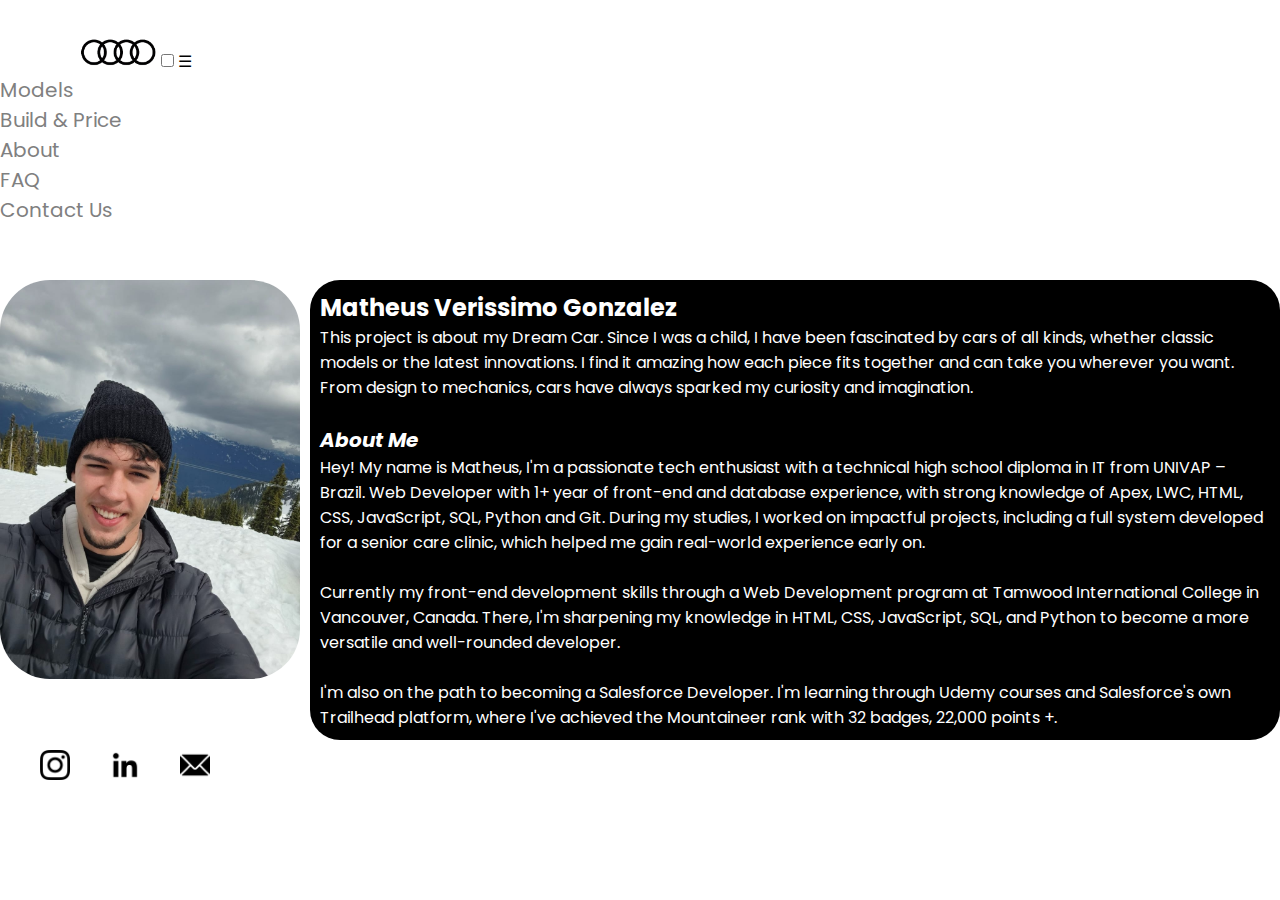
<file: about.html>
<!DOCTYPE html>
<html lang="en">
<head>
    <meta charset="UTF-8">
    <meta name="viewport" content="width=device-width, initial-scale=1.0">
    <title>Form 1</title>
    <link rel="stylesheet" href="style3.css">
    <link href="https://fonts.googleapis.com/css2?family=Poppins:wght@300;400;600;700&display=swap" rel="stylesheet">
    <link href="https://fonts.googleapis.com/css2?family=Fira+Sans&display=swap" rel="stylesheet">
    <link rel="stylesheet" href="https://cdnjs.cloudflare.com/ajax/libs/animate.css/4.1.1/animate.min.css"/>

</head>
<body>
    <nav>
        <div class="nav-container">
            <a href="index.html" class="logo">
            <img src="images/logo.png" alt="Logo">
            </a>

            <input type="checkbox" id="menu-toggle" />
            <label for="menu-toggle" class="hamburger">&#9776;</label>

            <ul class="nav-links">
            <li><a href="Models.html">Models</a></li>
            <li><a href="BuildPrice.html">Build & Price</a></li>
            <li><a href="about.html">About</a></li>
            <li><a href="faq.html">FAQ</a></li>
            <li><a href="contactUs.html">Contact Us</a></li>
            </ul>

            <a href="Login.html" class="user">
            <img src="images/user.png" alt="User">
            </a>
        </div>
    </nav>
    <form id="contact-form" action="/submit-path" method="post">
        <div class="photo">
            <img src="images/Me.png" alt="Matheus">
        </div>
        <header>
            <h2>Matheus Verissimo Gonzalez <br></h2>
            
            <p>This project is about my Dream Car. Since I was a child, I have been fascinated by cars of all kinds, whether classic models or the latest innovations. I find it amazing how each piece fits together and can take you wherever you want. From design to mechanics, cars have always sparked my curiosity and imagination.<br> <br></p>
            <p>
                <h3 style="font-weight: bold; font-size: 20px; font-style: italic;">About Me</h3>
                Hey! My name is Matheus,
                I'm a passionate tech enthusiast with a technical high school diploma in IT from UNIVAP – Brazil.  Web Developer with 1+ year of front-end and database experience, with strong knowledge of Apex, LWC, HTML, CSS, JavaScript, SQL, Python and Git. During my studies, I worked on impactful projects, including a full system developed for a senior care clinic, which helped me gain real-world experience early on.

                <br><br>    Currently my front-end development skills through a Web Development program at Tamwood International College in Vancouver, Canada. There, I'm sharpening my knowledge in HTML, CSS, JavaScript, SQL, and Python to become a more versatile and well-rounded developer.

                <br><br>I'm also on the path to becoming a Salesforce Developer. I'm learning through Udemy courses and Salesforce's own Trailhead platform, where I've achieved the Mountaineer rank with 32 badges, 22,000 points +.
            </p>
        </header>
        <div class="contact">
            <a href="https://www.instagram.com/matheus.vg_/">
                <img src="images/instagram.png" alt="instagram" name="instagram"id="instagram">
            </a>

            <a href="https://www.linkedin.com/in/matheus-gonzalez-a343481bb/">
                <img src="images/linkedin.png" alt="linkedin" name="linkedin" id="linkedin">
            </a>
            <a href="#">
                <img src="images/email.png" alt="email" name="email" id="email">    
            </a>
            </div>
    </form>
</body>
</html>
</file>
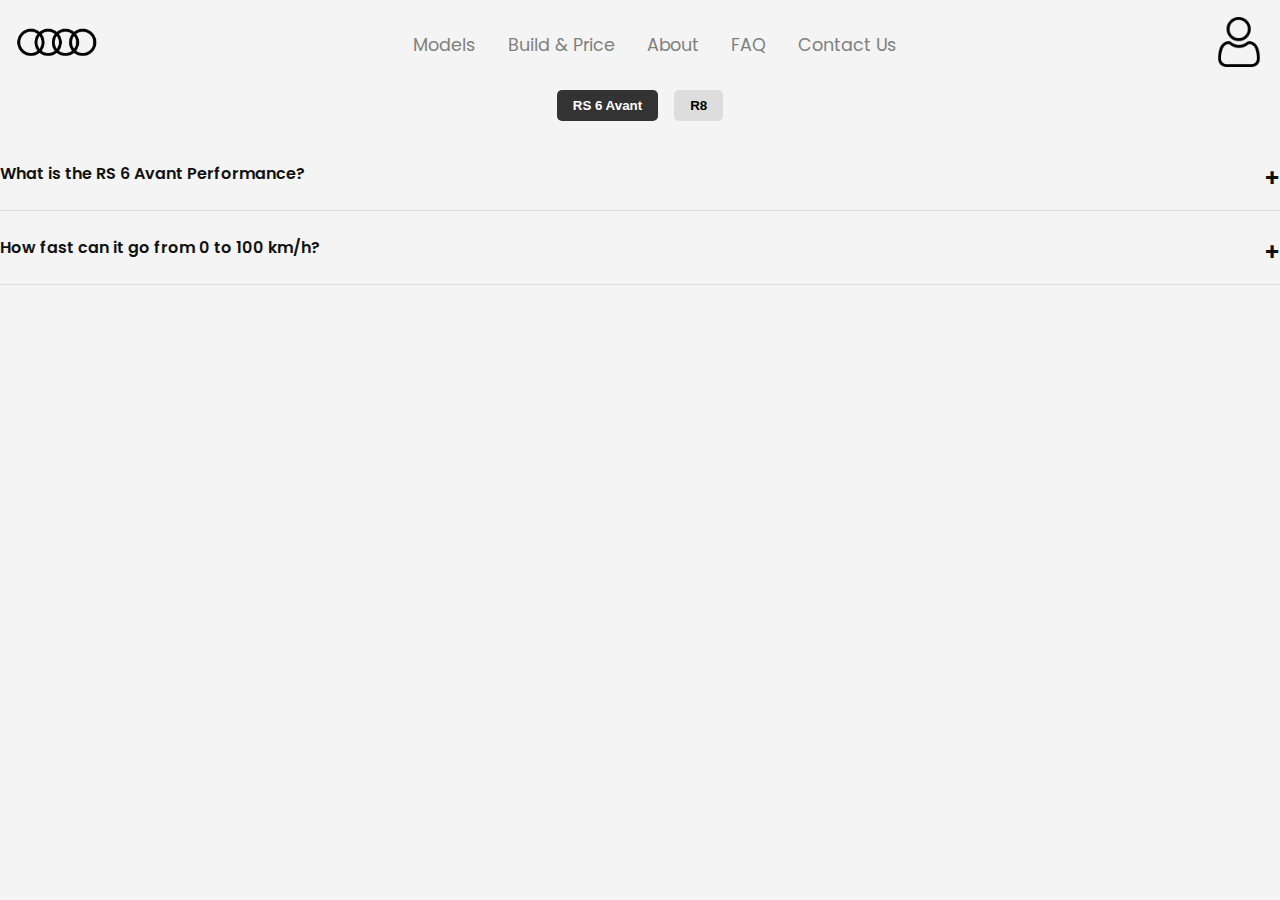
<file: faq.html>
<!DOCTYPE html>
<html lang="en">
<head>
    <meta charset="UTF-8">
    <meta name="viewport" content="width=device-width, initial-scale=1.0">
    <link rel="stylesheet" href="styleFaq.css">
    <link href="https://fonts.googleapis.com/css2?family=Poppins:wght@300;400;600;700&display=swap" rel="stylesheet">
    <link href="https://fonts.googleapis.com/css2?family=Fira+Sans&display=swap" rel="stylesheet">
    <link rel="stylesheet" href="https://cdnjs.cloudflare.com/ajax/libs/animate.css/4.1.1/animate.min.css"/>

    <title>Build</title>
</head>
<body>
    <nav>
        <div class="nav-container">
            <a href="index.html" class="logo">
            <img src="images/logo.png" alt="Logo">
            </a>
            <input type="checkbox" id="menu-toggle" />
            <label for="menu-toggle" class="hamburger">&#9776;</label>

            <ul class="nav-links">
            <li><a href="Models.html">Models</a></li>
            <li><a href="BuildPrice.html">Build & Price</a></li>
            <li><a href="about.html">About</a></li>
            <li><a href="faq.html">FAQ</a></li>
            <li><a href="contactUs.html">Contact Us</a></li>
            </ul>

            <a href="Login.html" class="user">
            <img src="images/user.png" alt="User">
            </a>
        </div>
    </nav>

    <main>
<div class="faq-tabs-container">
    <div class="tabs">
        <button class="tab-button active" data-tab="faq-rs6">RS 6 Avant</button>
        <button class="tab-button" data-tab="faq-r8">R8</button>
    </div>

    <div id="faq-rs6" class="faq-tab-content active">
        <div class="faq-item">
            <input type="checkbox" id="faq1">
            <label for="faq1" class="faq-label">What is the RS 6 Avant Performance?</label>
            <p>The Audi RS 6 Avant Performance is a powerful variant with upgraded performance features.</p>
        </div>
        <div class="faq-item">
            <input type="checkbox" id="faq2">
            <label for="faq2" class="faq-label">How fast can it go from 0 to 100 km/h?</label>
            <p>It does 0–100 km/h in 3.4 seconds.</p>
        </div>
    </div>

    <div id="faq-r8" class="faq-tab-content">
        <div class="faq-item">
            <input type="checkbox" id="faq3">
            <label for="faq3" class="faq-label">What engine does the Audi R8 have?</label>
            <p>The Audi R8 features a naturally aspirated V10 engine.</p>
        </div>
        <div class="faq-item">
            <input type="checkbox" id="faq4">
            <label for="faq4" class="faq-label">What is the top speed of the R8?</label>
            <p>It has a top speed of around 330 km/h.</p>
        </div>
    </div>
</div>

    </main>

    <script>
  const tabButtons = document.querySelectorAll('.tab-button');
  const tabContents = document.querySelectorAll('.faq-tab-content');

  tabButtons.forEach(button => {
    button.addEventListener('click', () => {
      // Remove active from all
      tabButtons.forEach(btn => btn.classList.remove('active'));
      tabContents.forEach(content => content.classList.remove('active'));

      // Activate current
      button.classList.add('active');
      const tabId = button.getAttribute('data-tab');
      document.getElementById(tabId).classList.add('active');
    });
  });
</script>

</body>
</html>
</file>
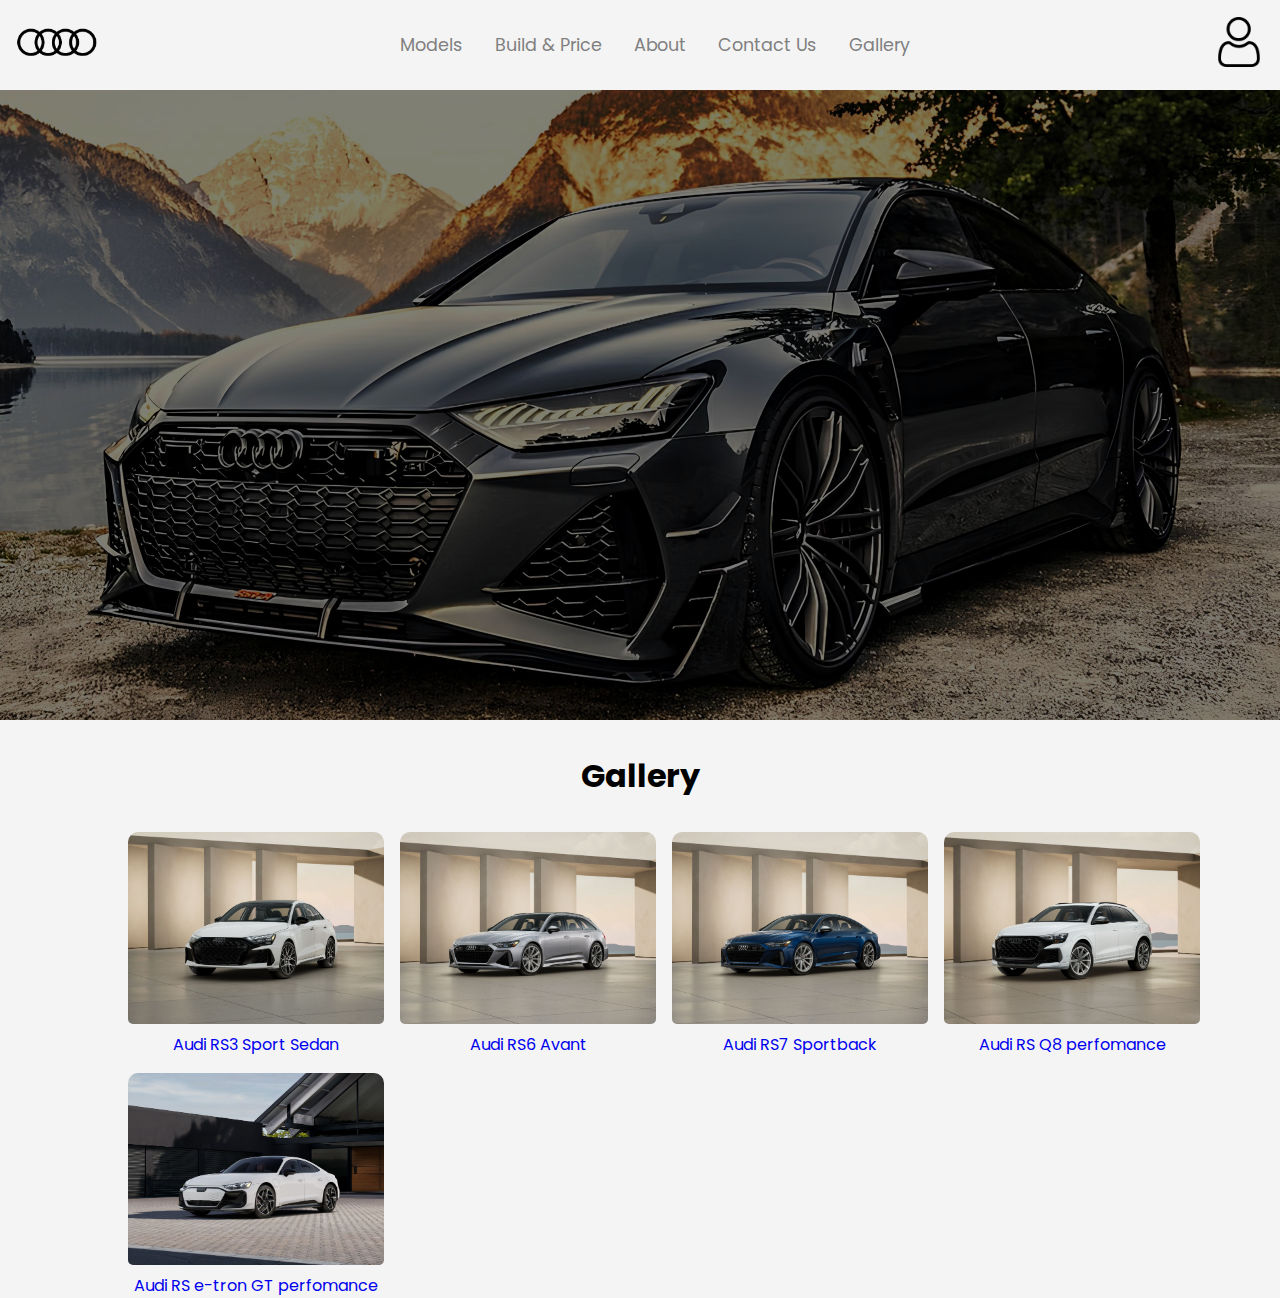
<file: gallery.html>
<!DOCTYPE html>
<html lang="en">
<head>
    <meta charset="UTF-8">
    <meta name="viewport" content="width=device-width, initial-scale=1.0">
    <link rel="stylesheet" href="styleGallery.css">
    <link href="https://fonts.googleapis.com/css2?family=Poppins:wght@300;400;600;700&display=swap" rel="stylesheet">
    <title>Audi</title>

</head>
<body>
    <nav>
        <div class="nav-container">
            <a href="index.html" class="logo">
            <img src="images/logo.png"  alt="Logo">
            </a>

            <input type="checkbox" id="menu-toggle" />
            <label for="menu-toggle" class="hamburger">&#9776;</label>

            <ul class="nav-links">
            <li><a href="Models.html">Models</a></li>
            <li><a href="BuildPrice.html">Build & Price</a></li>
            <li><a href="about.html">About</a></li>
            <li><a href="contactUs.html">Contact Us</a></li>
            <li><a href="gallery.html">Gallery</a></li>
        </ul>

            <a href="404.html" class="user">
            <img src="images/user.webp" alt="User">
            </a>
        </div>
    </nav>

<main>
    <div class="contact-container">
        <div class="background-wrapper">
            <img src="images/Bg-Gallery.webp" alt="Background">
            <div class="overlay"></div>
        </div>
            <h1>Gallery</h1>
                <div class="gallery-container">
                    <a href="#rs3" class="card-car">                            
                        <img src="images/RS3-1.webp" class="card-image" alt="RS3">
                        <p>Audi RS3 Sport Sedan</p>
                    </a>
                    
                    <a href="#rs6" class="card-car">
                        <img src="images/RS6-1.webp" class="card-image" alt="RS6">
                        <p>Audi RS6 Avant</p>
                    </a>

                    <a href="#rs7" class="card-car">                            
                        <img src="images/RS7-1.webp" class="card-image" alt="RS7">
                        <p>Audi RS7 Sportback</p>
                    </a>

                    <a href="#rsq8" class="card-car">                            
                        <img src="images/RSQ8-1.webp" class="card-image" alt="RSQ8">
                        <p>Audi RS Q8 perfomance</p>
                    </a>
                    
                    <a href="#rse" class="card-car">                            
                        <img src="images/RSE-1.webp" class="card-image" alt="RSE">
                        <p>Audi RS e-tron GT perfomance</p>
                    </a>

                    
                </div>
                    <div id="rs6" class="popup">
                        <div class="popup-content">
                            <a href="#" class="close">&times;</a>
                                <div class="images">
                                <img src="images/RS6-1.webp" loading="lazy">
                                <img src="images/RS6-2.webp" loading="lazy">
                                <img src="images/RS6-3.webp" loading="lazy">
                                <img src="images/RS6-4.webp" loading="lazy">
                                <img src="images/RS6-5.webp" loading="lazy">
                                <img src="images/RS6-6.webp" loading="lazy">
                                <img src="images/RS6-7.webp" loading="lazy">
                                <img src="images/RS6-8.webp" loading="lazy">
                                <img src="images/RS6-9.webp" loading="lazy">
                            </div>
                        </div>
                    </div>

                    <div id="rs3" class="popup">
                        <div class="popup-content">
                            <a href="#" class="close">&times;</a>
                                <div class="images">
                                <img src="images/RS3-1.webp" loading="lazy">
                                <img src="images/RS3-2.webp" loading="lazy">
                                <img src="images/RS3-3.webp" loading="lazy">
                                <img src="images/RS3-4.webp" loading="lazy">
                                <img src="images/RS3-5.webp" loading="lazy">
                                <img src="images/RS3-6.webp" loading="lazy">
                                <img src="images/RS3-7.webp" loading="lazy">
                                <img src="images/RS3-8.webp" loading="lazy">
                                <img src="images/RS3-9.webp" loading="lazy">
                            </div>
                        </div>
                    </div>

                    <div id="rs7" class="popup">
                        <div class="popup-content">
                            <a href="#" class="close">&times;</a>
                                <div class="images">
                                <img src="images/RS7-1.webp" loading="lazy">
                                <img src="images/RS7-2.webp" loading="lazy">
                                <img src="images/RS7-3.webp" loading="lazy">
                                <img src="images/RS7-4.webp" loading="lazy">
                                <img src="images/RS7-5.webp" loading="lazy">
                                <img src="images/RS7-6.webp" loading="lazy">
                                <img src="images/RS7-7.webp" loading="lazy">
                                <img src="images/RS7-8.webp" loading="lazy">
                                <img src="images/RS7-9.webp" loading="lazy">
                            </div>
                        </div>
                    </div>

                    <div id="rsq8" class="popup">
                        <div class="popup-content">
                            <a href="#" class="close">&times;</a>
                                <div class="images">
                                <img src="images/RSQ8-1.webp" loading="lazy">
                                <img src="images/RSQ8-2.webp" loading="lazy">
                                <img src="images/RSQ8-3.webp" loading="lazy">
                                <img src="images/RSQ8-4.webp" loading="lazy">
                                <img src="images/RSQ8-5.webp" loading="lazy">
                                <img src="images/RSQ8-6.webp" loading="lazy">
                                <img src="images/RSQ8-7.webp" loading="lazy">
                                <img src="images/RSQ8-8.webp" loading="lazy">
                                <img src="images/RSQ8-9.webp" loading="lazy">
                            </div>
                        </div>
                    </div>

                    <div id="rse" class="popup">
                        <div class="popup-content">
                            <a href="#" class="close">&times;</a>
                                <div class="images">
                                <img src="images/RSE-1.webp" loading="lazy">
                                <img src="images/RSE-2.webp" loading="lazy">
                                <img src="images/RSE-3.webp" loading="lazy">
                                <img src="images/RSE-4.webp" loading="lazy">
                                <img src="images/RSE-5.webp" loading="lazy">
                                <img src="images/RSE-6.webp" loading="lazy">
                                <img src="images/RSE-7.webp" loading="lazy">
                                <img src="images/RSE-8.webp" loading="lazy">
                                <img src="images/RSE-9.webp" loading="lazy">
                            </div>
                        </div>
                    </div>
        </div>
    </main>
</body>
</html>
</file>
<file: style3.css>
#contact-form{
    display: grid;
    background-color: rgb(255, 255, 255);
    width: 100%;
    grid-template-areas:
        "photo message "
        "contact contact ";
    justify-content: center;
    align-content: center;
    gap: 10px;
    border-radius: 30px;

}

nav {
    grid-area: heading;
    padding: 10px;
    min-height: 50px;
    background: white;
    color: black;
    font-family: 'Poppins', 'Helvetica Neue', Helvetica, Arial, sans-serif;
    display: inline;   
}

nav a {
    color: grey;
    font-size: 20px;
}

nav > ul {
    display: flex;
    align-items: center; 
    gap: 24px; 
    height: 100%; 
}

.logo {
    margin: 0px;
    height: 60px;
}
nav img {
    height: 30px;
    width: auto;
    padding-left: 80px;
    margin-top: 12px;
}

nav > ul > li {
    margin: 0;
}

nav > a {
    vertical-align: bottom;
}

.user {
    position: relative;
    padding-left: 950px;
    max-width: 30px;
    height: auto;
    
}

.user img {
    max-width: 40px;
    height: auto;
}

header {
    grid-area: message;
    padding: 10px;
    min-height: 50px;
    background: black;
    color: white;
    font-family: 'Poppins', 'Helvetica Neue', Helvetica, Arial, sans-serif;
    border-radius: 30px;
}

.photo img{
    grid-area: photo;
    float: left;
    max-width: 300px;
    height: auto;
    border-radius: 50px;
    clear: both;
}

.contact{
    grid-area: contact;
    max-width: 30px;
    padding-right: 20px;
    height: auto;
    display: flex;
    gap: 20px;
    padding-left: 40px;
}


.contact img{
    max-width: 50px;
    padding-right: 20px;
    height: auto;
    display: flex;
    
}

.user, .logo{
    color: white;
}


* {
    box-sizing: border-box;
    margin: 0;
    padding: 0;
    text-decoration: none;
    list-style: none;
}

nav {
padding: 10px;
min-height: 50px;
background: white;
color: black;
font-family: 'Poppins', 'Helvetica Neue', Helvetica, Arial, sans-serif;

}
</file>
<file: styleFaq.css>
* {
  box-sizing: border-box;
  margin: 0;
  padding: 0;
  text-decoration: none;
  list-style: none;
}

html, body {
  overflow-x: hidden;
  width: 100%;
  font-family: 'Poppins', sans-serif;
  background-color: #f4f4f4;
}

.nav-container {
  display: flex;
  align-items: center;
  justify-content: space-between;
  padding: 0 1rem;
  height: 10vh;
  position: relative;
}

.logo img {
  height: 2rem;
}

.user img {
  width: clamp(35px, 4vw, 50px);
  height: auto;
}

#menu-toggle {
  display: none;
}

.hamburger {
  display: none;
  font-size: 30px;
  cursor: pointer;
  padding: 0 1rem;
  color: black;
}

.nav-links {
  display: flex;
  gap: 2rem;
}

.nav-links li a {
  color: grey;
  font-size: 1.1rem;
}

/* mobile */
@media (max-width: 767px) {
  .nav-links {
    display: none;
    flex-direction: column;
    background-color: white;
    position: absolute;
    top: 10vh;
    left: 0;
    width: 100%;
    text-align: center;
    gap: 1rem;
    padding: 1rem 0;
    z-index: 10;
    border-top: 1px solid #ccc;
    animation: slideDown 1s ease-in-out;
    opacity: 0;
  }

  #menu-toggle:checked + .hamburger + .nav-links {
    display: flex;
    animation: fadeIn;
    animation-duration: 1s;
    opacity: 1;
  }

  .hamburger {
    display: flex;
  }
    nav > ul {
        flex-direction: column;
        gap: 1rem;
        padding: 0.5rem;
    }

    .user {
        margin-left: 0;
        padding-right: 0;
    }
}

/* ------------------ TABLET ------------------ */
@media (min-width: 768px) and (max-width: 1024px) {
  nav > ul {
    gap: 1.5rem;
  }
}

.faq-container {
  max-width: 800px;
  margin: 2rem auto;
  padding: 1rem;
  background: white;
  border-radius: 10px;
  box-shadow: 0 4px 10px rgba(0, 0, 0, 0.1);
}

.faq-container h1 {
  text-align: center;
  margin-bottom: 2rem;
  font-weight: 600;
  color: #333;
}

.faq-item {
  margin-bottom: 1rem;
  border-bottom: 1px solid #ddd;
  padding-bottom: 1rem;
}

.faq-item input[type="checkbox"] {
  display: none;
}

.faq-label {
  display: block;
  font-weight: 600;
  cursor: pointer;
  padding: 0.5rem 0;
  color: #111;
  position: relative;
  transition: color 0.3s ease;
}

.faq-label::after {
  content: "+";
  position: absolute;
  right: 0;
  font-size: 1.5rem;
  transition: transform 0.3s ease;
}

.faq-item input:checked + .faq-label::after {
  content: "-";
  transform: rotate(180deg);
}

.faq-item p {
  max-height: 0;
  overflow: hidden;
  transition: max-height 0.2s ease, padding 0.3s ease;
  padding: 0 0;
  color: #555;
}

.faq-item input:checked + .faq-label + p {
  max-height: 200px;
  padding: 0.5rem 0;
}





/* Tabs */
.tabs {
  display: flex;
  justify-content: center;
  margin-bottom: 2rem;
  gap: 1rem;
}

.tab-button {
  background-color: #ddd;
  border: none;
  padding: 0.5rem 1rem;
  font-weight: bold;
  cursor: pointer;
  border-radius: 5px;
  transition: background 0.3s ease;
}

.tab-button.active {
  background-color: #333;
  color: white;
}

.faq-tab-content {
  display: none;
}

.faq-tab-content.active {
  display: block;
}
</file>
<file: styleGallery.css>
* {
  box-sizing: border-box;
  margin: 0;
  padding: 0;
  text-decoration: none;
  list-style: none;
}

html, body {
  overflow-x: hidden;
  width: 100%;
  font-family: 'Poppins', sans-serif;
  background-color: #f4f4f4;
}

.nav-container {
  display: flex;
  align-items: center;
  justify-content: space-between;
  padding: 0 1rem;
  height: 10vh;
  position: relative;
}

.logo img {
  height: 2rem;
}

.user img {
  width: clamp(35px, 4vw, 50px);
  height: auto;
}

#menu-toggle {
  display: none;
}

.hamburger {
  display: none;
  font-size: 30px;
  cursor: pointer;
  padding: 0 1rem;
  color: black;
}

.nav-links {
  display: flex;
  gap: 2rem;
}

.nav-links li a {
  color: grey;
  font-size: 1.1rem;
}

.gallery-container {
  display: flex;
  gap: 1rem;
  flex-wrap: wrap;
  margin-left: 10%;
}

.card-image{
    display: flex;
    max-width: 20vw;
}

.car-card {
  width: 200px;
  text-align: center;
  text-decoration: none;
  color: black;
}

.popup {
  position: fixed;
  top: 0;
  left: 0;
  width: 100%;
  height: 100%;
  display: none;
  background: rgba(0,0,0,0.7);
  justify-content: center;
  align-items: center;
  z-index: 10;
}

.popup:target {
  display: flex;
}

.popup-content {
  background: white;
  padding: 20px;
  border-radius: 10px;
  max-width: 90vw;
  max-height: 90vh;
  overflow-y: auto;
  position: relative;
}

.popup .images {
  display: flex;
  flex-wrap: wrap;
  justify-content: center;
  gap: 10px;
}

.popup .images img {
  width: 100%;
  max-width: 250px;
  height: auto;
  border-radius: 5px;
}

.contact-container{
    position: relative;
    display: flex;
    flex-direction: column;
    align-items: center;
}

.background-wrapper {
  position: relative;
  width: 115vw;
}

.background-wrapper img {
  width: 100%;
  height: auto;
  display: block;
}

.background-wrapper .overlay {
  position: absolute;
  top: 0;
  left: 0;
  width: 100%;
  height: 100%;
  background: rgba(0, 0, 0, 0.5);
  pointer-events: none;
}

.contact-container img{
  width: 100%;
  max-height: 70vh;
  object-fit: cover;
  border-radius: 5px;
  background-color: rgba(0, 0, 0, 0.5); 
}



contact-container > h1,
.contact-container > .gallery-container {
  position: relative;
  z-index: 1;
}

.background-image {
  position: absolute;
  top: 0;
  left: 0;
  width: 100%;
  height: 100%;
  background-image: linear-gradient(rgba(0,0,0,0.5), rgba(0,0,0,0.5)), url('images/Bg-Gallery.jpg');
  background-size: cover;
  background-position: center;
  z-index: 0;
}

.contact-container h1{
    margin-top: 2rem;
    margin-bottom: 2rem;
}

.close {
  position: absolute;
  top: 10px;
  right: 15px;
  font-size: 2rem;
  color: black;
  text-decoration: none;
}


.card-car {
  display: inline-block;
  text-align: center;
  border-radius: 10px;
  overflow: hidden;
  transition: transform 0.3s ease;
}

.card-car :hover {
    transform: scale(1.1);
    cursor: pointer;
}

.card-car img {
  width: 100%;
  transition: transform 0.3s ease;
}

.card-car p {
  margin-top: 8px;
  font-size: 16px;
  transition: transform 0.3s ease;
}

/* tablet */
@media (max-width: 1024px) {
  .nav-links {
    gap: 1rem;
  }

  #contact-form {
    padding: 1.5rem;
  }
  .contactsNames{
     max-width: 100%;
  }
  .contact-container {
     max-width: 86%;
}

}

/* mobile */
@media (max-width: 767px) {
  .nav-links {
    display: none;
    flex-direction: column;
    background-color: white;
    position: absolute;
    top: 10vh;
    left: 0;
    width: 100%;
    text-align: center;
    gap: 1rem;
    padding: 1rem 0;
    z-index: 10;
    border-top: 1px solid #ccc;
    animation: slideDown 1s ease-in-out;
    opacity: 0;
  }

  #menu-toggle:checked + .hamburger + .nav-links {
    display: flex;
    animation: fadeIn;
    animation-duration: 1s;
    opacity: 1;
  }

  .hamburger {
    display: flex;
  }

  #contact-form {
    padding: 1rem;
    gap: 1rem;
    max-width: 100%;
  }

.popup-content {
    padding: 10px;
    max-width: 95vw;
    max-height: 95vh;
  }

  .popup .images img {
    max-width: 40vw;
  }
  
  .card-image{
    display: flex;
    max-width: 40vw;
  }
  
  

}
</file>
